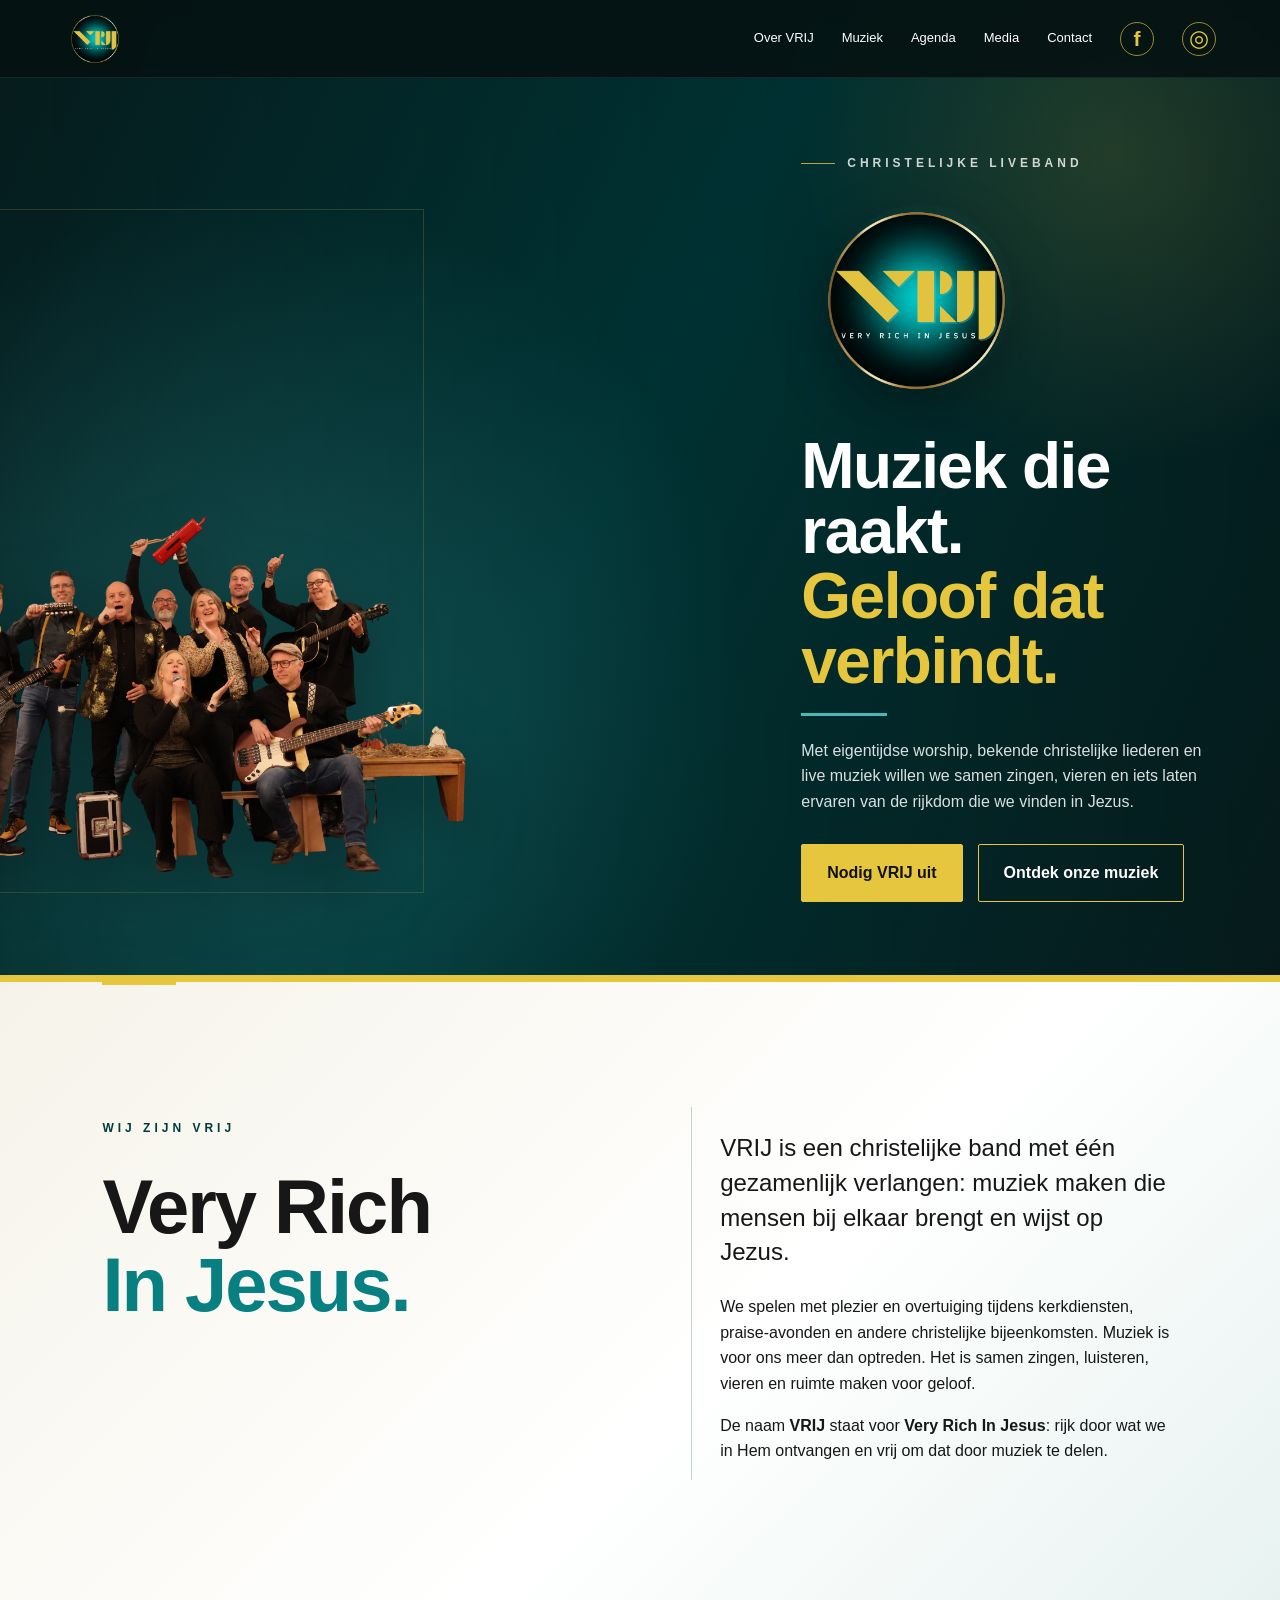
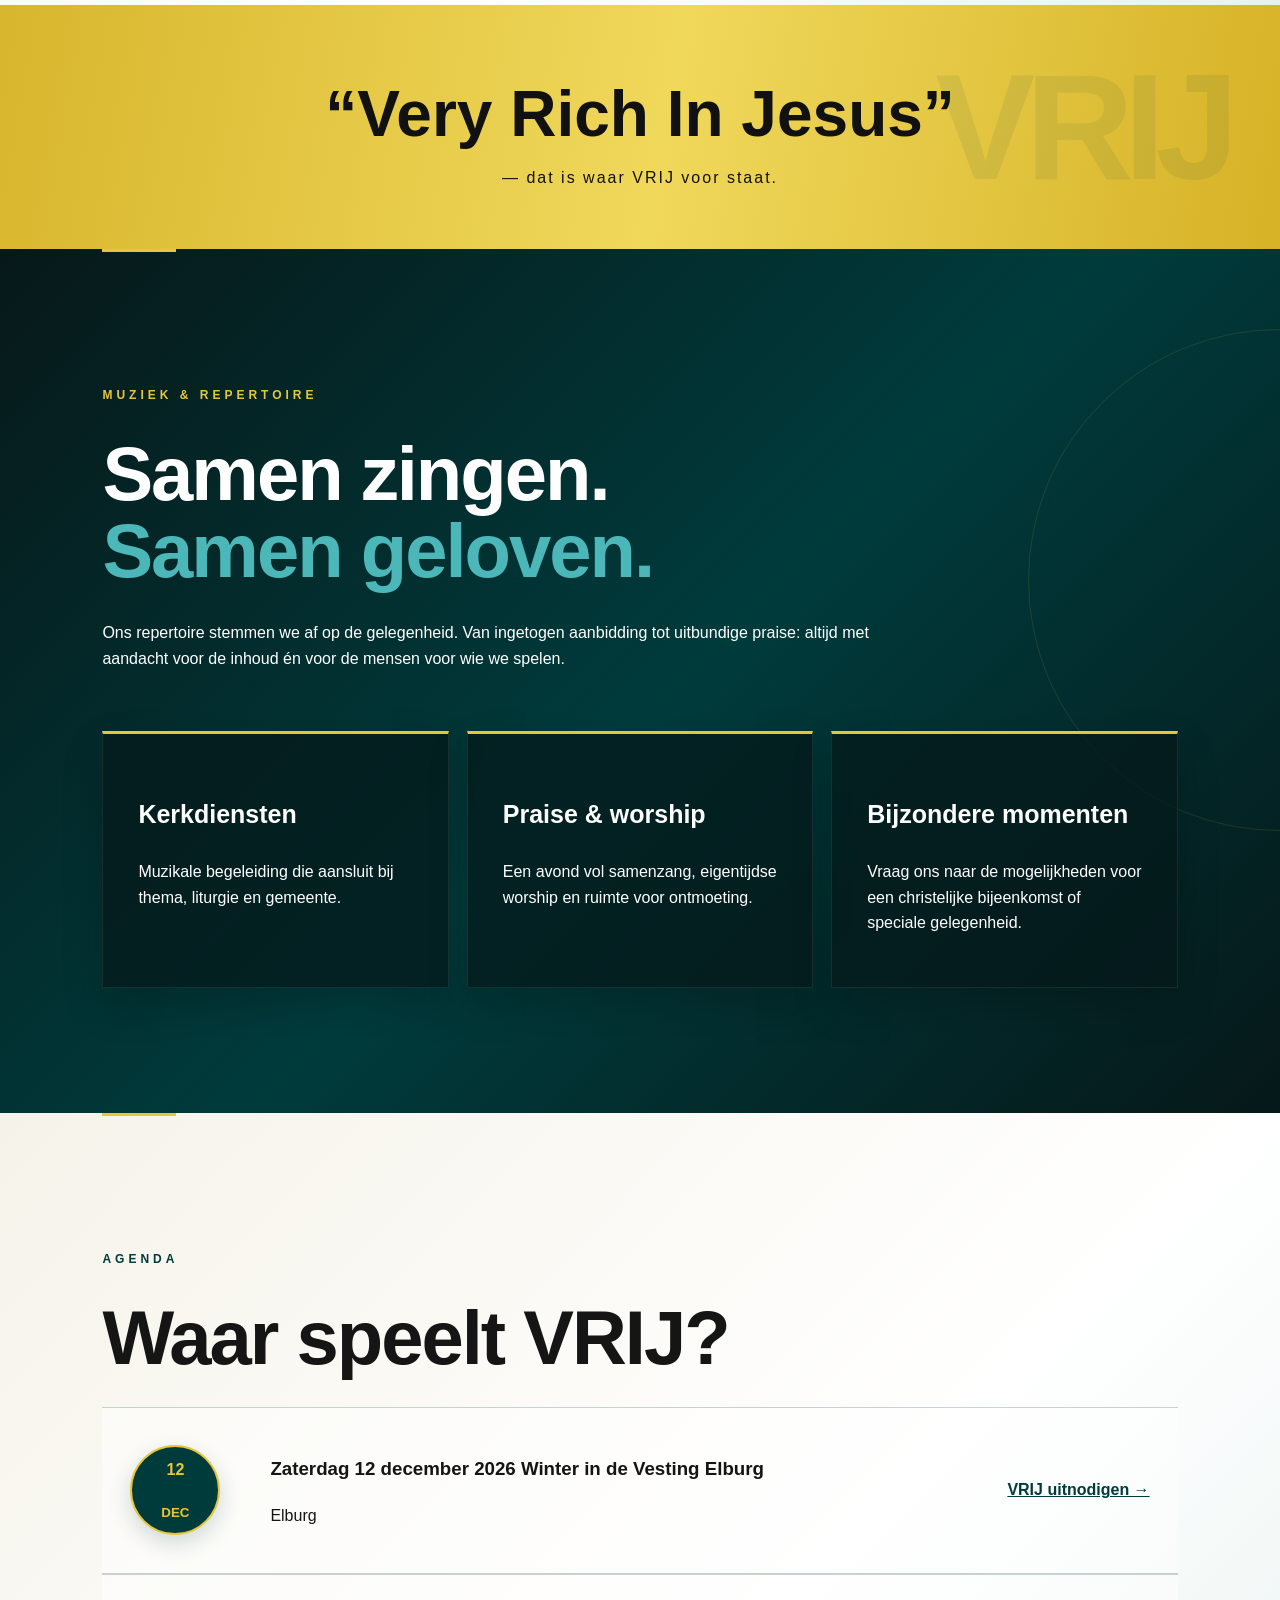
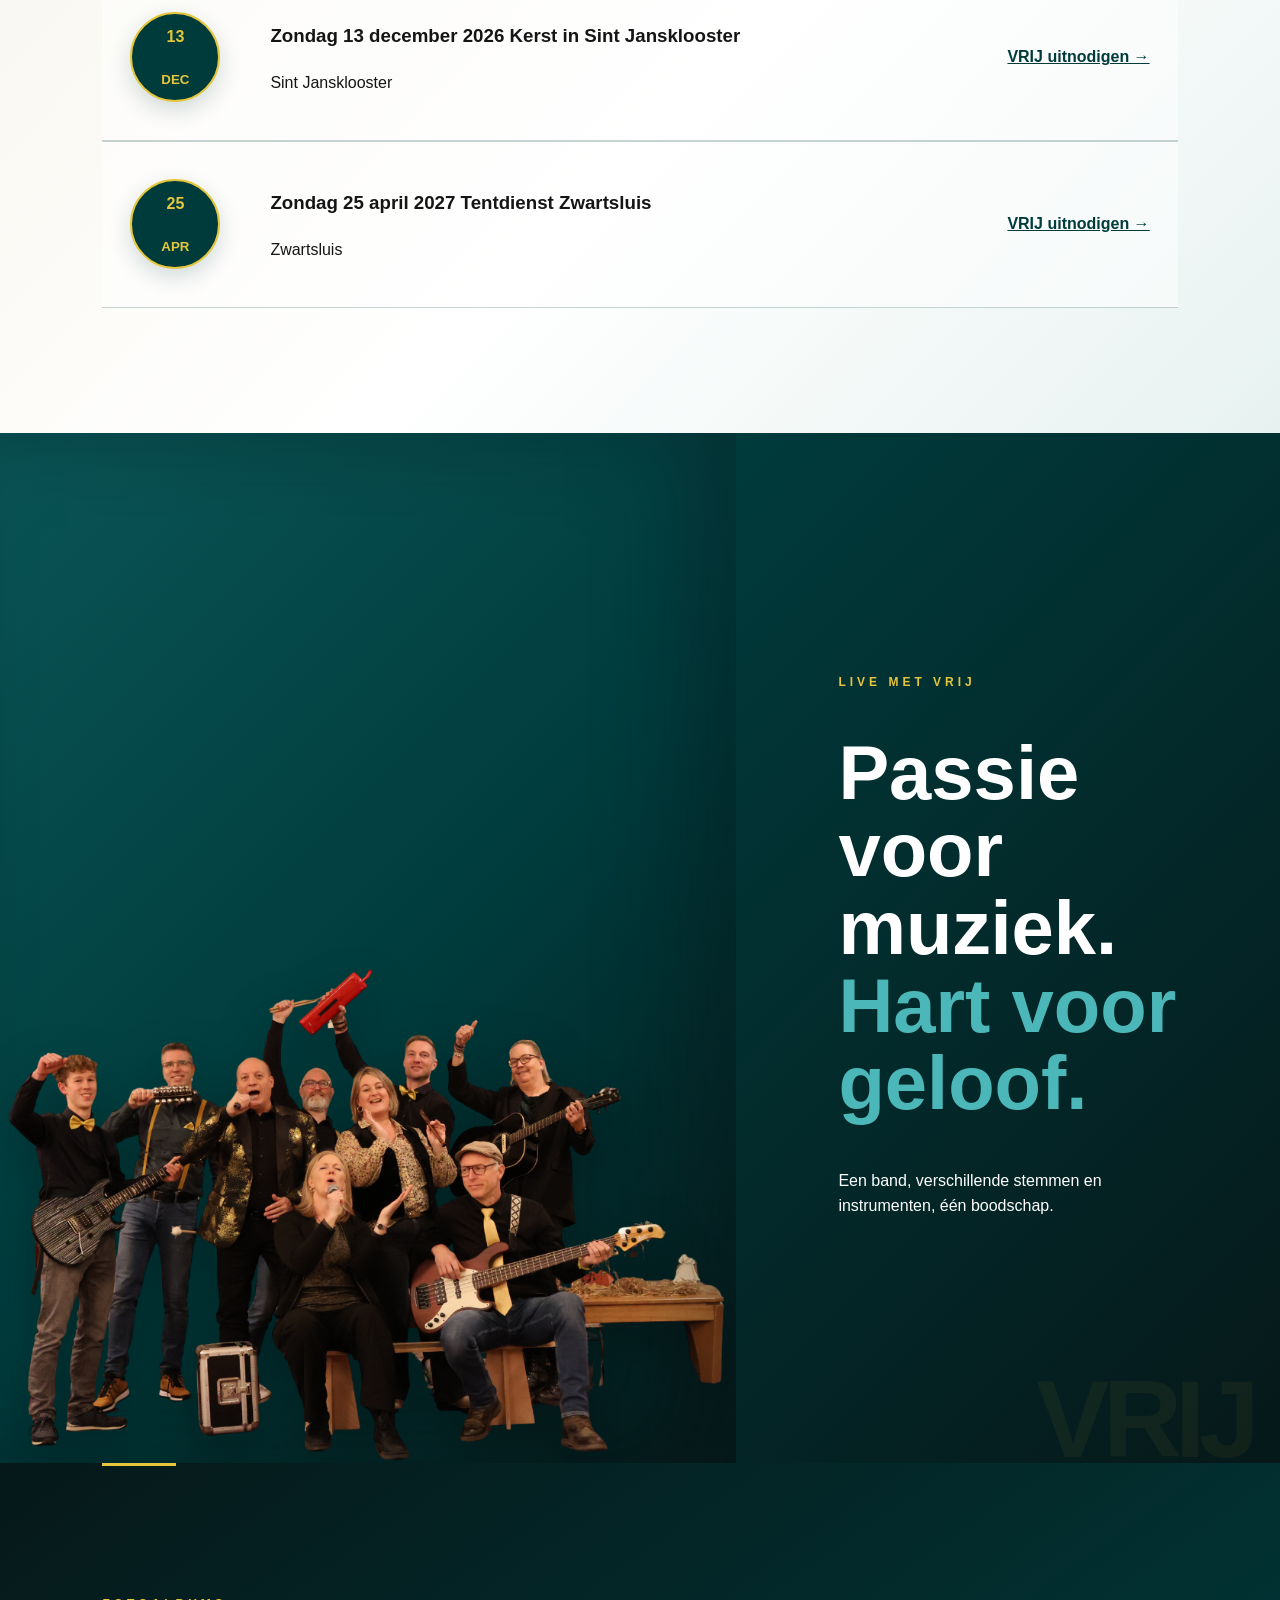
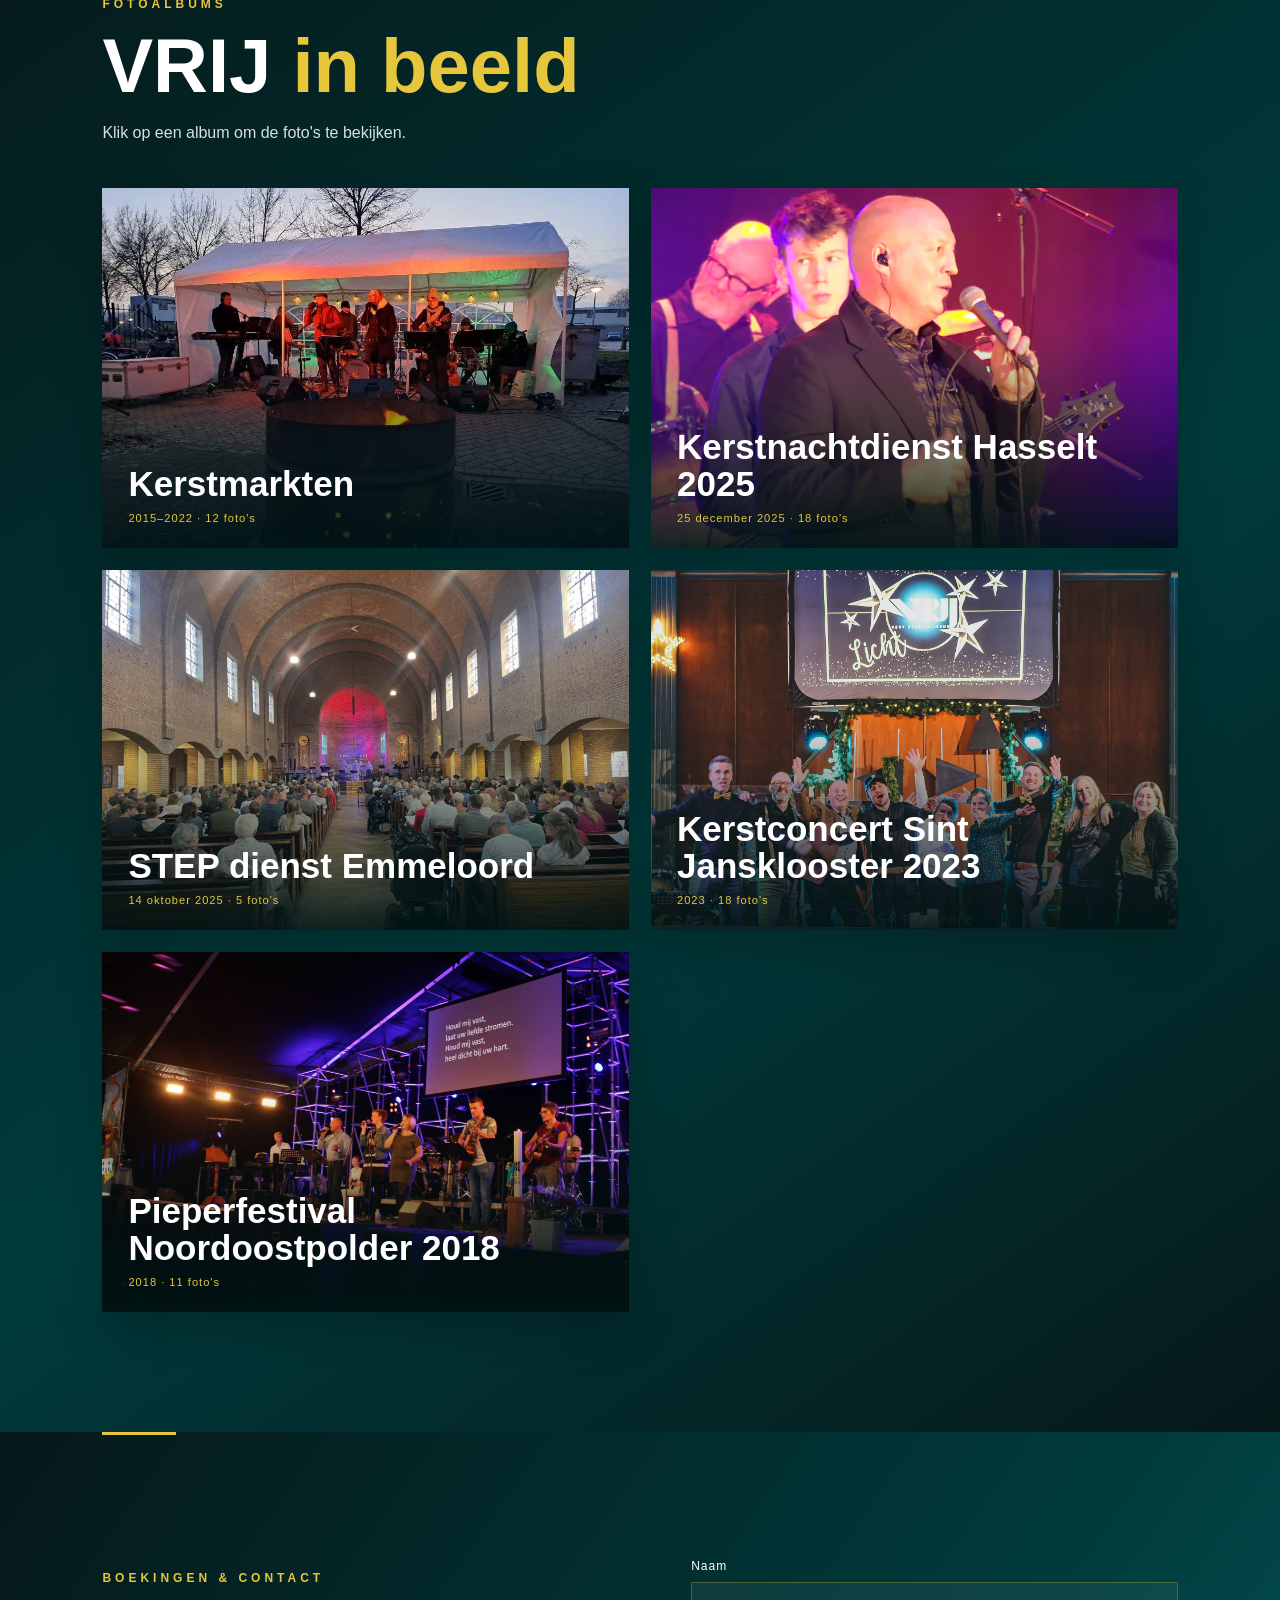
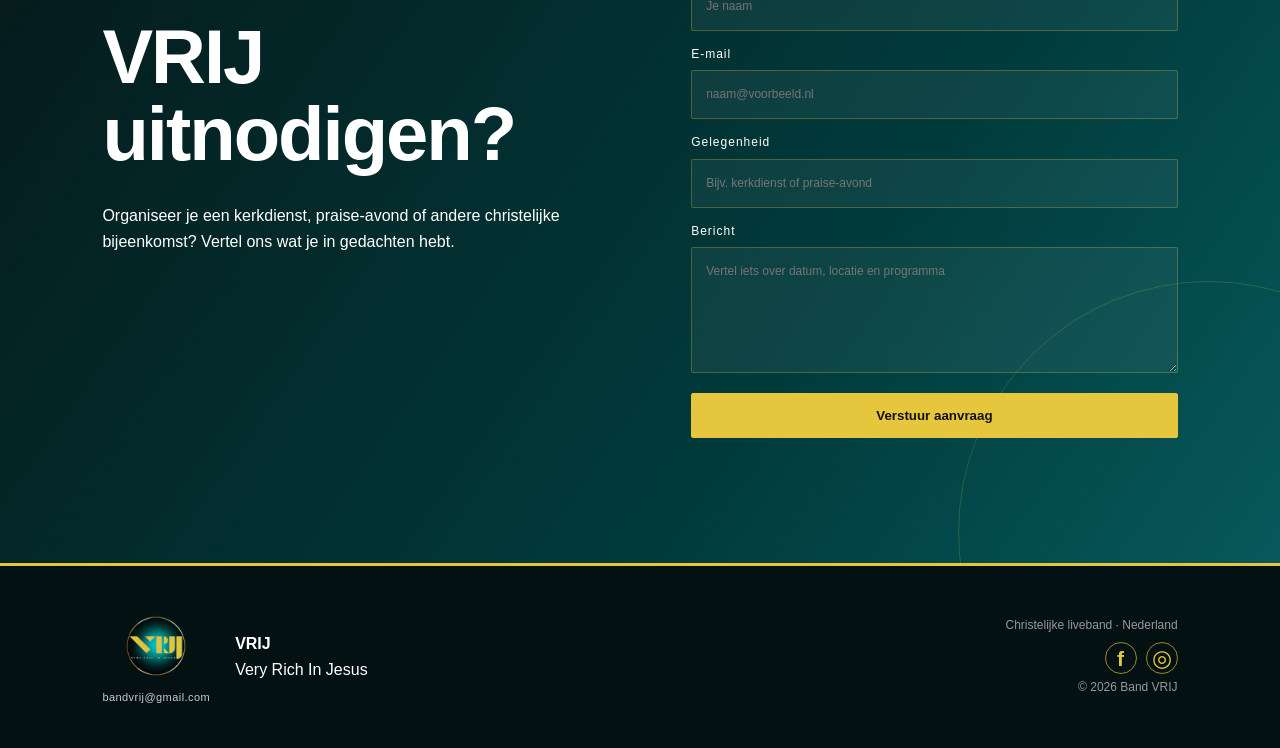
<file: index.html>
<!doctype html>
<html lang="nl">
<head>
  <meta charset="utf-8">
  <meta name="viewport" content="width=device-width,initial-scale=1">
  <meta name="description" content="Band VRIJ (Very Rich In Jesus) is een christelijke liveband uit Nederland voor kerkdiensten, praise-avonden, worship en christelijke bijeenkomsten.">
  <meta name="robots" content="index, follow">
  <meta name="google-site-verification" content="jrl-ufMMxPJpzSFKpchAR8aX9AlktI8oWvC5M_MaEdg" />
  <meta name="author" content="Band VRIJ">
  <meta name="theme-color" content="#003b3c">
  <link rel="canonical" href="https://www.bandvrij.nl/">
  <meta property="og:type" content="website">
  <meta property="og:locale" content="nl_NL">
  <meta property="og:title" content="Band VRIJ | Very Rich In Jesus">
  <meta property="og:description" content="Christelijke liveband voor kerkdiensten, praise-avonden, worship en bijzondere christelijke bijeenkomsten.">
  <meta property="og:url" content="https://www.bandvrij.nl/">
  <meta property="og:image" content="https://www.bandvrij.nl/VRIJ%20groepsfoto%20kerst%202025.jpg">
  <meta name="twitter:card" content="summary_large_image">
  <script type="application/ld+json">
  {"@context":"https://schema.org","@type":"MusicGroup","name":"Band VRIJ","alternateName":"Very Rich In Jesus","url":"https://www.bandvrij.nl/","description":"Christelijke liveband voor kerkdiensten, praise-avonden, worship en christelijke bijeenkomsten.","email":"bandvrij@gmail.com","sameAs":["https://www.facebook.com/profile.php?id=100034776986318","https://www.instagram.com/bandvrij/"]}
  </script>
  <title>Band VRIJ | Christelijke liveband – Very Rich In Jesus</title>
  <link rel="icon" type="image/png" href="/Logo%20band%20VRIJ%20cirkel%20300%20dpi%20transparant.png">
  <link rel="stylesheet" href="style.css">
</head>
<body>
<header>
  <a class="brand" href="#home" aria-label="VRIJ - home"><img class="brand-logo" src="Logo%20band%20VRIJ%20cirkel%20300%20dpi%20transparant.png" alt="VRIJ – Very Rich In Jesus"></a>
  <button class="menu" aria-label="Menu openen">☰</button>
  <nav><a href="#over">Over VRIJ</a><a href="#muziek">Muziek</a><a href="#agenda">Agenda</a><a href="#media">Media</a><a href="#contact">Contact</a><a class="social-link social-icon" href="https://www.facebook.com/profile.php?id=100034776986318" target="_blank" rel="noopener noreferrer" aria-label="VRIJ op Facebook" aria-label="VRIJ op Facebook" title="Facebook"><span aria-hidden="true">f</span></a><a class="social-link social-icon instagram-icon" href="https://www.instagram.com/bandvrij/" target="_blank" rel="noopener noreferrer" aria-label="VRIJ op Instagram" aria-label="VRIJ op Instagram" title="Instagram"><span aria-hidden="true">◎</span></a></nav>
</header>
<main>
<section class="hero" id="home">
  <div class="hero-glow" aria-hidden="true"></div>
  <div class="hero-photo-wrap"><img class="hero-photo" src="VRIJ%20groepsfoto%20kerst%202025%20transparant.png" alt="Groepsfoto van Band VRIJ"></div>
  <div class="hero-content"><p class="eyebrow">CHRISTELIJKE LIVEBAND</p><img class="hero-logo" src="Logo%20band%20VRIJ%20cirkel%20300%20dpi%20transparant.png" alt="VRIJ – Very Rich In Jesus">
  <h1>Muziek die raakt.<br><em>Geloof dat verbindt.</em></h1><div class="hero-line" aria-hidden="true"></div>
  <p>Met eigentijdse worship, bekende christelijke liederen en live muziek willen we samen zingen, vieren en iets laten ervaren van de rijkdom die we vinden in Jezus.</p>
  <div class="actions"><a class="btn gold" href="#contact">Nodig VRIJ uit</a><a class="btn outline" href="#muziek">Ontdek onze muziek</a></div></div>
</section>
<section class="intro band-section light-section" id="over"><div><p class="eyebrow dark">WIJ ZIJN VRIJ</p><h2>Very Rich<br><span>In Jesus.</span></h2></div><div class="copy"><p class="lead">VRIJ is een christelijke band met één gezamenlijk verlangen: muziek maken die mensen bij elkaar brengt en wijst op Jezus.</p><p>We spelen met plezier en overtuiging tijdens kerkdiensten, praise-avonden en andere christelijke bijeenkomsten. Muziek is voor ons meer dan optreden. Het is samen zingen, luisteren, vieren en ruimte maken voor geloof.</p><p>De naam <strong>VRIJ</strong> staat voor <strong>Very Rich In Jesus</strong>: rijk door wat we in Hem ontvangen en vrij om dat door muziek te delen.</p></div></section>
<section class="quote brand-stripe"><p>“Very Rich In Jesus”</p><span>— dat is waar VRIJ voor staat.</span></section>
<section class="music band-section dark-section" id="muziek"><div class="sectionhead"><p class="eyebrow">MUZIEK &amp; REPERTOIRE</p><h2>Samen zingen.<br><span>Samen geloven.</span></h2><p>Ons repertoire stemmen we af op de gelegenheid. Van ingetogen aanbidding tot uitbundige praise: altijd met aandacht voor de inhoud én voor de mensen voor wie we spelen.</p></div><div class="cards"><article><h3>Kerkdiensten</h3><p>Muzikale begeleiding die aansluit bij thema, liturgie en gemeente.</p></article><article><h3>Praise &amp; worship</h3><p>Een avond vol samenzang, eigentijdse worship en ruimte voor ontmoeting.</p></article><article><h3>Bijzondere momenten</h3><p>Vraag ons naar de mogelijkheden voor een christelijke bijeenkomst of speciale gelegenheid.</p></article></div></section>
<section class="agenda band-section light-section" id="agenda"><p class="eyebrow dark">AGENDA</p><h2>Waar speelt VRIJ?</h2><div class="empty"><div class="date"><span>12</span><small>DEC</small></div><div><h3>Zaterdag 12 december 2026 Winter in de Vesting Elburg</h3><p>Elburg</p></div><a href="#contact">VRIJ uitnodigen →</a></div><div class="empty"><div class="date"><span>13</span><small>DEC</small></div><div><h3>Zondag 13 december 2026 Kerst in Sint Jansklooster</h3><p>Sint Jansklooster</p></div><a href="#contact">VRIJ uitnodigen →</a></div><div class="empty"><div class="date"><span>25</span><small>APR</small></div><div><h3>Zondag 25 april 2027 Tentdienst Zwartsluis</h3><p>Zwartsluis</p></div><a href="#contact">VRIJ uitnodigen →</a></div></section>
<section class="media band-section dark-section" id="media"><div class="media-art photo"><img src="VRIJ%20groepsfoto%20kerst%202025%20transparant.png" alt="Band VRIJ"></div><div class="media-copy"><p class="eyebrow">LIVE MET VRIJ</p><h2>Passie voor muziek.<br><span>Hart voor geloof.</span></h2><p>Een band, verschillende stemmen en instrumenten, één boodschap.</p></div></section>
<section class="albums-overview band-section dark-section" id="fotoalbums">
<div class="albums-heading"><p class="eyebrow">FOTOALBUMS</p><h2>VRIJ <span>in beeld</span></h2><p>Klik op een album om de foto's te bekijken.</p></div>
<div class="album-covers">
<button class="album-cover" type="button" data-album="kerstmarkten" aria-label="Open fotoalbum Kerstmarkten">
<img src="Kerstmarkt%20Philadelphia%202022.jpg" alt="Kerstmarkten">
<span class="album-cover-overlay"><strong>Kerstmarkten</strong><small>2015–2022 · 12 foto's</small></span>
</button>

<button class="album-cover" type="button" data-album="hasselt" aria-label="Open fotoalbum Kerstnachtdienst Hasselt 2025">
<img src="Screenshot_20251225_171002_YouTube.jpg" alt="Kerstnachtdienst Hasselt 2025">
<span class="album-cover-overlay"><strong>Kerstnachtdienst Hasselt 2025</strong><small>25 december 2025 · 18 foto's</small></span>
</button>
<button class="album-cover" type="button" data-album="step" aria-label="Open fotoalbum STEP dienst Emmeloord">
<img src="Zaal%20vol.jpg" alt="STEP dienst Emmeloord">
<span class="album-cover-overlay"><strong>STEP dienst Emmeloord</strong><small>14 oktober 2025 · 5 foto's</small></span>
</button>
<button class="album-cover" type="button" data-album="sintjansklooster2023" aria-label="Open fotoalbum Kerstconcert Sint Jansklooster 2023">
<img src="480707230_1303789824123571_1839366873850665683_n.jpg" alt="Kerstconcert Sint Jansklooster 2023">
<span class="album-cover-overlay"><strong>Kerstconcert Sint Jansklooster 2023</strong><small>2023 · 18 foto's</small></span>
</button>
<button class="album-cover" type="button" data-album="pieper2018" aria-label="Open fotoalbum Pieperfestival Noordoostpolder 2018">
<img src="41789685_1992916711000531_5337178240366673920_n.jpg" alt="Band VRIJ tijdens Pieperfestival Noordoostpolder 2018">
<span class="album-cover-overlay"><strong>Pieperfestival Noordoostpolder 2018</strong><small>2018 · 11 foto's</small></span>
</button>
</div>
</section>

<div class="album-modal" id="album-modal" aria-hidden="true">
<div class="album-modal-backdrop" data-close-album></div>
<div class="album-modal-panel" role="dialog" aria-modal="true" aria-labelledby="album-modal-title">
<button class="album-close" type="button" data-close-album aria-label="Sluit fotoalbum">×</button>
<div class="album-modal-head"><p class="eyebrow">FOTOALBUM</p><h2 id="album-modal-title"></h2><p id="album-modal-date"></p></div>
<div class="album-modal-grid" id="album-modal-grid"></div>
</div>
</div>

<script>
const photoAlbums={
 kerstmarkten:{title:"Kerstmarkten",date:"2015–2022",photos:["Kerstmarkt%20Philadelphia%202022.jpg","Lichtjestocht%20Emmeloord%202022.jpg","Lichtjestocht%20Emmeloord%202021.jpg","Lichtjestocht%20Emmeloord%202021-2.jpg","Lichtjestocht%20Emmeloord%202021-3.jpg","Lichtjestocht%20Emmeloord%202021-4.jpg","Lichtjestocht%20Emmeloord%202021-5.jpg","Lichtjestocht%20Emmeloord%202021-6.jpg","Delden%202018.jpg","Lichtjestocht%20Emmeloord%202015.jpg","Lichtjestocht%20Emmeloord%202015-2.jpg","Lichtjestocht%20Emmeloord%202015-3.jpg"],captions:["Kerstmarkt Philadelphia – 2022","Lichtjestocht Emmeloord – 2022","Lichtjestocht Emmeloord – 2021","Lichtjestocht Emmeloord – 2021","Lichtjestocht Emmeloord – 2021","Lichtjestocht Emmeloord – 2021","Lichtjestocht Emmeloord – 2021","Lichtjestocht Emmeloord – 2021","Delden – 2018","Lichtjestocht Emmeloord – 2015","Lichtjestocht Emmeloord – 2015","Lichtjestocht Emmeloord – 2015"]},
 sintjansklooster2023:{title:"Kerstconcert Sint Jansklooster 2023",date:"2023",photos:["480690852_1303789540790266_490586976068008538_n.jpg","480697372_1303789817456905_2198297915608268955_n.jpg","480703815_1303789364123617_104982230084340216_n.jpg","480704503_1303787514123802_5935215660028987327_n.jpg","480707230_1303789824123571_1839366873850665683_n.jpg","480707642_1303789814123572_2587837030467009719_n.jpg","480840191_1303789650790255_8559353909580124903_n.jpg","480995747_1303789340790286_5218622544073508578_n.jpg","481003468_1303789594123594_2883366702379584379_n.jpg","481072532_1303789684123585_1689096185054898880_n.jpg","481074122_1303789414123612_4638501030044731573_n.jpg","481210782_1303789514123602_5581521501003239395_n.jpg","481258623_1303789600790260_9047672640675514260_n.jpg","481259940_1303789344123619_4537443142836106398_n.jpg","481346793_1303789580790262_5850838500934147191_n.jpg","481355210_1303787470790473_2628132156301678060_n.jpg","481356299_1303787677457119_6387693175013441023_n.jpg","481701156_1303789424123611_7876469461352225791_n.jpg"]},
 pieper2018:{title:"Pieperfestival Noordoostpolder 2018",date:"2018",photos:["41789685_1992916711000531_5337178240366673920_n.jpg","41957983_1992916851000517_1722961697414578176_n.jpg","41968647_1992916821000520_3788286916009394176_n.jpg","41971917_1992916611000541_4717758074117423104_n.jpg","41991144_1992916751000527_5947251853405192192_n.jpg","41992188_1992916737667195_247796226882273280_n.jpg","42087331_1992916787667190_3569620149466038272_n.jpg","42099750_1992916744333861_9150576984047222784_n.jpg","42102930_1992916621000540_4451592104606433280_n.jpg","42117756_1992916834333852_6858721553740201984_n.jpg","42130598_1992916764333859_3053166141896654848_n.jpg"]},
 step:{title:"STEP dienst Emmeloord",date:"14 oktober 2025",photos:["Foto%20vanachter%20drumstel.jpg","Oefenen%20podium.jpg","Podium.jpg","Zaal%20vol.jpg","Zaal%20vol2.jpg"]},
 hasselt:{title:"Kerstnachtdienst Hasselt 2025",date:"25 december 2025",photos:["Screenshot_20251225_162623_YouTube.jpg","Screenshot_20251225_162744_YouTube.jpg","Screenshot_20251225_162811_YouTube.jpg","Screenshot_20251225_162939_YouTube.jpg","Screenshot_20251225_163012_YouTube.jpg","Screenshot_20251225_163324_YouTube.jpg","Screenshot_20251225_163431_YouTube.jpg","Screenshot_20251225_163636_YouTube.jpg","Screenshot_20251225_163734_YouTube.jpg","Screenshot_20251225_163743_YouTube.jpg","Screenshot_20251225_163806_YouTube.jpg","Screenshot_20251225_170602_YouTube.jpg","Screenshot_20251225_170621_YouTube.jpg","Screenshot_20251225_170639_YouTube.jpg","Screenshot_20251225_170648_YouTube.jpg","Screenshot_20251225_170706_YouTube.jpg","Screenshot_20251225_170933_YouTube.jpg","Screenshot_20251225_171002_YouTube.jpg"]}
};
const modal=document.getElementById("album-modal"),grid=document.getElementById("album-modal-grid"),title=document.getElementById("album-modal-title"),date=document.getElementById("album-modal-date");
document.querySelectorAll("[data-album]").forEach(btn=>btn.addEventListener("click",()=>{const a=photoAlbums[btn.dataset.album];title.textContent=a.title;date.textContent=a.date;grid.innerHTML=a.photos.map((src,i)=>'<div class="album-photo-item"><a href="'+src+'" target="_blank"><img src="'+src+'" alt="'+(a.captions?a.captions[i]:a.title+' – foto '+(i+1))+'" loading="lazy"></a>'+(a.captions?'<p class="album-photo-caption">'+a.captions[i]+'</p>':'')+'</div>').join("");modal.classList.add("open");modal.setAttribute("aria-hidden","false");document.body.classList.add("album-open");}));
function closeAlbum(){modal.classList.remove("open");modal.setAttribute("aria-hidden","true");document.body.classList.remove("album-open");}
document.querySelectorAll("[data-close-album]").forEach(x=>x.addEventListener("click",closeAlbum));
document.addEventListener("keydown",e=>{if(e.key==="Escape")closeAlbum();});
</script>
<section class="contact band-section contact-section" id="contact"><div><p class="eyebrow">BOEKINGEN &amp; CONTACT</p><h2>VRIJ uitnodigen?</h2><p>Organiseer je een kerkdienst, praise-avond of andere christelijke bijeenkomst? Vertel ons wat je in gedachten hebt.</p></div><form action="https://formsubmit.co/bandvrij@gmail.com" method="POST"><input type="hidden" name="_subject" value="Nieuwe aanvraag via website Band VRIJ"><input type="hidden" name="_captcha" value="false"><input type="text" name="_honey" style="display:none"><label>Naam<input name="naam" required placeholder="Je naam"></label><label>E-mail<input name="email" type="email" required placeholder="naam@voorbeeld.nl"></label><label>Gelegenheid<input name="gelegenheid" placeholder="Bijv. kerkdienst of praise-avond"></label><label>Bericht<textarea name="bericht" rows="5" required placeholder="Vertel iets over datum, locatie en programma"></textarea></label><button class="btn gold" type="submit">Verstuur aanvraag</button></form></section>
</main>
<footer><div class="footer-logo-block"><img class="footer-logo" src="Logo%20band%20VRIJ%20cirkel%20300%20dpi%20transparant.png" alt="VRIJ – Very Rich In Jesus"><a class="footer-email" href="mailto:bandvrij@gmail.com">bandvrij@gmail.com</a></div><p><strong>VRIJ</strong><br>Very Rich In Jesus</p><p class="footnote">Christelijke liveband · Nederland<br><span class="footer-socials"><a class="social-icon" href="https://www.facebook.com/profile.php?id=100034776986318" target="_blank" rel="noopener noreferrer" aria-label="VRIJ op Facebook" title="Facebook"><span aria-hidden="true">f</span></a><a class="social-icon instagram-icon" href="https://www.instagram.com/bandvrij/" target="_blank" rel="noopener noreferrer" aria-label="VRIJ op Instagram" title="Instagram"><span aria-hidden="true">◎</span></a></span><br>© 2026 Band VRIJ</p></footer>
<script>const b=document.querySelector('.menu'),n=document.querySelector('nav');b.onclick=()=>n.classList.toggle('open');document.querySelectorAll('nav a').forEach(a=>a.onclick=()=>n.classList.remove('open'));</script>
</body></html>
</file>
<file: style.css>
:root{--gold:#e5c63c;--cream:#f4f3eb;--black:#0c0d0d;--teal:#4cb7b9;--deep:#003b3c}*{box-sizing:border-box}html{scroll-behavior:smooth}body{margin:0;font-family:Arial,Helvetica,sans-serif;background:var(--black);color:white;line-height:1.6}header{position:fixed;z-index:20;top:0;left:0;right:0;height:78px;display:flex;align-items:center;justify-content:space-between;padding:0 5vw;background:rgba(5,18,18,.88);backdrop-filter:blur(10px);border-bottom:1px solid rgba(255,255,255,.08)}.brand{display:flex;align-items:center;gap:14px;color:white;text-decoration:none;font-size:11px;letter-spacing:2px}.mark{color:var(--gold);font-weight:900;font-size:28px;letter-spacing:-2px}nav{display:flex;gap:28px}nav a{color:white;text-decoration:none;font-size:13px}nav a:hover{color:var(--gold)}.menu{display:none;background:none;border:0;color:white;font-size:26px}.hero{min-height:100vh;display:grid;grid-template-columns:minmax(0,1.05fr) minmax(0,.95fr);align-items:center;gap:3vw;padding:120px 6vw 70px;text-align:left;background:radial-gradient(circle at 30% 30%,#0b7778 0,#064c4e 30%,#061d1e 70%,#080b0b 100%)}.hero-photo-wrap{align-self:end;display:flex;align-items:flex-end;justify-content:center}.hero-photo{width:100%;max-width:820px;display:block;mix-blend-mode:screen;filter:contrast(1.03) saturate(.95);border-radius:4px}.hero-content{max-width:720px}.hero .actions{justify-content:flex-start}.hero>div>p:not(.eyebrow):not(.sublogo){margin-left:0}.logo-word{font-size:clamp(68px,10vw,145px)}.eyebrow{font-size:12px;letter-spacing:4px;color:var(--gold);font-weight:700}.eyebrow.dark{color:var(--deep)}.logo-word{font-size:clamp(72px,14vw,170px);font-weight:900;line-height:.8;color:var(--gold);letter-spacing:-8px}.sublogo{letter-spacing:7px;font-size:12px}.hero h1,.sectionhead h2,.media h2,.contact h2,.intro h2,.agenda h2{font-size:clamp(38px,6vw,76px);line-height:1.02;margin:30px 0}.hero h1 em,h2 span{font-style:normal;color:var(--teal)}.hero>div>p:not(.eyebrow):not(.sublogo){max-width:700px;margin:0 auto 30px;color:#d8e1df}.actions{display:flex;gap:15px;justify-content:center;flex-wrap:wrap}.btn{display:inline-block;padding:14px 24px;border-radius:2px;text-decoration:none;font-weight:700;border:1px solid var(--gold);cursor:pointer}.gold{background:var(--gold);color:#111}.outline{color:white}.intro,.contact{padding:110px 8vw;display:grid;grid-template-columns:1fr 1fr;gap:8vw}.intro{background:var(--cream);color:#171717}.intro .lead{font-size:24px;line-height:1.45}.copy{max-width:650px}.quote{padding:70px 8vw;text-align:center;background:var(--gold);color:#111}.quote p{font-size:clamp(34px,5vw,68px);font-weight:900;margin:0}.quote span{letter-spacing:2px}.music{padding:110px 8vw;background:#071d1e}.sectionhead{max-width:800px}.cards{display:grid;grid-template-columns:repeat(3,1fr);gap:18px;margin-top:60px}.cards article{padding:35px;background:#0d2c2d;border-top:3px solid var(--gold);min-height:240px}.cards b{color:var(--gold)}.cards h3{font-size:25px}.agenda{padding:110px 8vw;background:var(--cream);color:#151515}.empty{display:grid;grid-template-columns:110px 1fr auto;gap:30px;align-items:center;border-top:1px solid #bbb;border-bottom:1px solid #bbb;padding:30px 0}.date{width:90px;height:90px;border-radius:50%;background:var(--deep);color:var(--gold);display:grid;place-items:center;font-weight:900}.empty a{color:var(--deep);font-weight:700}.media{display:grid;grid-template-columns:1fr 1fr;min-height:650px}.media-art{display:grid;place-items:center;background:linear-gradient(135deg,#2a999a,#002f30);overflow:hidden}.media-art span{font-size:clamp(100px,16vw,240px);font-weight:900;color:rgba(229,198,60,.9);transform:rotate(-8deg)}.media-art.photo{background:#f4f3eb}.media-art.photo img{width:100%;height:100%;object-fit:cover;object-position:center}.media-copy{padding:100px 8vw;background:#0a0d0d;display:flex;flex-direction:column;justify-content:center}.contact{background:var(--deep)}form{display:grid;gap:14px}label{font-size:12px;letter-spacing:1px}input,textarea{width:100%;margin-top:6px;padding:14px;background:rgba(255,255,255,.08);border:1px solid rgba(255,255,255,.25);color:white;font:inherit}footer{padding:45px 8vw;display:flex;align-items:center;gap:25px;background:#050606;border-top:1px solid #222}.footnote{margin-left:auto;text-align:right;color:#999;font-size:12px}@media(max-width:800px){.hero{grid-template-columns:1fr;padding:100px 7vw 70px;text-align:center}.hero-photo-wrap{order:2}.hero-content{order:1}.hero .actions{justify-content:center}.hero>div>p:not(.eyebrow):not(.sublogo){margin-left:auto}.hero-photo{max-width:620px}header{height:68px}.brand span:last-child{display:none}.menu{display:block}nav{display:none;position:absolute;top:68px;left:0;right:0;flex-direction:column;background:#071d1e;padding:25px 8vw}nav.open{display:flex}.intro,.contact,.media{grid-template-columns:1fr}.intro,.contact,.music,.agenda{padding:80px 7vw}.cards{grid-template-columns:1fr}.empty{grid-template-columns:80px 1fr}.empty>a{grid-column:2}.media-art{min-height:360px}.media-copy{padding:80px 7vw}footer{align-items:flex-start;flex-wrap:wrap}.footnote{width:100%;margin:0;text-align:left}.logo-word{letter-spacing:-4px}}.brand-logo{display:block;width:62px;height:62px;object-fit:contain}.hero-logo{display:block;width:clamp(180px,22vw,310px);height:auto;margin:12px 0 22px;filter:drop-shadow(0 10px 24px rgba(0,0,0,.24))}.footer-logo{width:76px;height:76px;object-fit:contain}@media(max-width:800px){.brand-logo{width:54px;height:54px}.hero-logo{margin:12px auto 22px;width:210px}.footer-logo{width:68px;height:68px}}
/* Hero refinement: band-cover uitstraling */
.hero{position:relative;isolation:isolate;overflow:hidden;min-height:94vh;background:linear-gradient(115deg,#061b1c 0%,#003b3c 48%,#082425 100%);grid-template-columns:minmax(0,1.12fr) minmax(390px,.88fr);gap:4vw;padding:118px 6vw 56px}
.hero:before{content:"";position:absolute;inset:0;z-index:-2;background:linear-gradient(90deg,rgba(0,0,0,.04),rgba(0,0,0,.28)),radial-gradient(circle at 20% 70%,rgba(76,183,185,.28),transparent 40%)}
.hero:after{content:"";position:absolute;left:0;right:0;bottom:0;height:7px;background:var(--gold)}
.hero-glow{position:absolute;z-index:-1;width:650px;height:650px;border-radius:50%;right:-160px;top:-170px;background:radial-gradient(circle,rgba(229,198,60,.14),rgba(229,198,60,0) 68%);pointer-events:none}
.hero-photo-wrap{position:relative;align-self:end;min-height:610px;display:flex;align-items:flex-end}
.hero-photo-wrap:before{content:"";position:absolute;inset:8% 2% 2%;border:1px solid rgba(229,198,60,.38);transform:translate(-18px,-18px);z-index:-1}
.hero-photo{width:100%;max-width:900px;max-height:650px;object-fit:cover;object-position:center;mix-blend-mode:normal;filter:none;border-radius:0;box-shadow:0 28px 60px rgba(0,0,0,.34)}
.hero-content{position:relative;z-index:2;padding:24px 0;max-width:650px}
.hero-logo{width:clamp(190px,18vw,280px);margin:10px 0 18px;filter:drop-shadow(0 14px 26px rgba(0,0,0,.35))}
.hero h1{font-size:clamp(44px,5vw,72px);margin:18px 0 18px;letter-spacing:-1.5px}
.hero h1 em{color:var(--gold)}
.hero-line{width:86px;height:3px;background:var(--teal);margin:0 0 22px}
.hero .eyebrow{color:#fff;opacity:.8}
.hero .eyebrow:before{content:"";display:inline-block;width:34px;height:1px;background:var(--gold);vertical-align:middle;margin-right:12px}
.hero .actions{margin-top:28px}
.hero .btn{padding:15px 25px}
@media(max-width:1000px){.hero{grid-template-columns:1fr 1fr;gap:3vw}.hero-photo-wrap{min-height:500px}.hero-photo{max-height:540px}}
@media(max-width:800px){.hero{min-height:auto;grid-template-columns:1fr;padding:100px 7vw 55px;text-align:center}.hero-content{padding:0;max-width:100%}.hero-logo{margin:10px auto 18px;width:205px}.hero-line{margin:0 auto 22px}.hero-photo-wrap{order:2;min-height:0;margin-top:34px}.hero-photo-wrap:before{inset:5% 2% 0;transform:translate(-10px,-10px)}.hero-photo{max-height:none;width:100%}.hero-glow{right:-330px}.hero .eyebrow:before{display:none}}

/* Doorlopende VRIJ-huisstijl */
body{background:#06191a}
main{overflow:hidden}
.band-section{position:relative}
.band-section:before{content:"";position:absolute;left:8vw;top:0;width:74px;height:3px;background:var(--gold)}
.light-section{background:linear-gradient(135deg,#f5f3e9 0%,#fff 58%,#e7f2f0 100%)}
.dark-section{background:linear-gradient(135deg,#071819 0%,#003b3c 52%,#061819 100%)}
.intro{padding-top:125px;padding-bottom:125px}
.intro h2,.agenda h2{letter-spacing:-2px}
.intro h2 span,.agenda h2 span{color:#087f80}
.copy{position:relative;padding-left:28px;border-left:1px solid rgba(0,59,60,.22)}
.brand-stripe{position:relative;overflow:hidden;background:linear-gradient(100deg,#d8b62d 0%,#f0d85b 52%,#d6b226 100%);padding:58px 8vw}
.brand-stripe:after{content:"VRIJ";position:absolute;right:4vw;top:50%;transform:translateY(-50%);font-size:150px;font-weight:900;letter-spacing:-10px;color:rgba(0,59,60,.08)}
.music{padding-top:125px;padding-bottom:125px}
.music:after{content:"";position:absolute;width:500px;height:500px;border:1px solid rgba(229,198,60,.12);border-radius:50%;right:-250px;top:80px}
.sectionhead h2{letter-spacing:-2px}
.cards{position:relative;z-index:1}
.cards article{background:rgba(5,24,25,.72);border:1px solid rgba(255,255,255,.08);border-top:3px solid var(--gold);box-shadow:0 18px 38px rgba(0,0,0,.18);transition:transform .25s ease,border-color .25s ease}
.cards article:hover{transform:translateY(-5px);border-color:rgba(229,198,60,.55)}
.cards b{font-size:13px;letter-spacing:2px}
.agenda{padding-top:125px;padding-bottom:125px}
.empty{background:rgba(255,255,255,.52);padding:28px;border-color:rgba(0,59,60,.22)}
.date{box-shadow:0 8px 22px rgba(0,59,60,.18);border:2px solid var(--gold)}
.media{min-height:660px;background:#061819}
.media-art.photo{position:relative;background:#f5f3e9}
.media-art.photo:after{content:"";position:absolute;inset:0;box-shadow:inset -40px 0 70px rgba(6,24,25,.25);pointer-events:none}
.media-copy{background:linear-gradient(135deg,#003b3c 0%,#061819 100%);position:relative}
.media-copy:after{content:"VRIJ";position:absolute;right:5%;bottom:0;font-size:110px;font-weight:900;line-height:.8;color:rgba(229,198,60,.055);letter-spacing:-7px}
.contact-section{background:linear-gradient(125deg,#061819 0%,#003b3c 65%,#07595b 100%);padding-top:125px;padding-bottom:125px}
.contact-section:after{content:"";position:absolute;right:-180px;bottom:-220px;width:500px;height:500px;border-radius:50%;border:1px solid rgba(229,198,60,.18)}
.contact h2{letter-spacing:-2px}
input,textarea{border:1px solid rgba(229,198,60,.28);background:rgba(255,255,255,.055);border-radius:2px}
input:focus,textarea:focus{outline:1px solid var(--gold);border-color:var(--gold)}
footer{background:#041112;border-top:3px solid var(--gold);padding-top:38px;padding-bottom:38px}
.btn{transition:transform .2s ease,background .2s ease}
.btn:hover{transform:translateY(-2px)}
.outline:hover{background:rgba(255,255,255,.08)}
@media(max-width:800px){.band-section:before{left:7vw}.intro,.music,.agenda,.contact-section{padding-top:88px;padding-bottom:88px}.copy{padding-left:0;border-left:0}.brand-stripe:after{font-size:90px;right:-15px}.empty{padding:22px}.media-copy:after{font-size:78px}.contact-section:after{display:none}}

/* Transparante groepsfoto: natuurlijk laten overvloeien in de VRIJ-achtergrond */
.hero-photo-wrap{background:transparent}
.hero-photo{object-fit:contain;object-position:center bottom;box-shadow:none;background:transparent;filter:drop-shadow(0 24px 30px rgba(0,0,0,.32))}
.hero-photo-wrap:before{opacity:.45}
.media-art.photo{background:linear-gradient(135deg,#0a5557 0%,#003b3c 55%,#061819 100%)}
.media-art.photo img{object-fit:contain;object-position:center bottom;background:transparent;filter:drop-shadow(0 20px 24px rgba(0,0,0,.3))}
.media-art.photo:after{box-shadow:inset -55px 0 85px rgba(6,24,25,.34)}
@media(max-width:800px){.hero-photo{filter:drop-shadow(0 16px 20px rgba(0,0,0,.3))}.media-art.photo img{object-fit:contain}}

/* Grotere transparante groepsfoto */
.hero{grid-template-columns:minmax(0,1.28fr) minmax(360px,.72fr);padding-left:3vw;padding-right:5vw;gap:2vw}
.hero-photo-wrap{min-height:680px;margin-left:-2vw;overflow:visible}
.hero-photo{width:112%;max-width:1050px;max-height:760px;object-fit:contain;object-position:center bottom}
.media{grid-template-columns:1.15fr .85fr}
.media-art.photo img{width:112%;height:112%;max-width:none;object-fit:contain;object-position:center bottom}
@media(max-width:1000px){.hero{grid-template-columns:minmax(0,1.15fr) minmax(340px,.85fr)}.hero-photo-wrap{min-height:580px}.hero-photo{width:108%;max-height:650px}}
@media(max-width:800px){.hero{grid-template-columns:1fr;padding-left:4vw;padding-right:4vw}.hero-photo-wrap{min-height:0;margin-left:-4vw;margin-right:-4vw}.hero-photo{width:108%;max-width:none;margin-left:-4%}.media{grid-template-columns:1fr}.media-art.photo img{width:108%;height:auto}}

.social-link{color:var(--gold);font-weight:700}.footer-social{color:var(--gold);text-decoration:none;display:inline-block;margin:4px 0}.footer-social:hover,.social-link:hover{text-decoration:underline}

.instagram-link{color:var(--gold)}

/* Rustige socialmedia-iconen */
nav{align-items:center}.social-icon{width:34px;height:34px;border:1px solid rgba(229,198,60,.65);border-radius:50%;display:inline-flex!important;align-items:center;justify-content:center;padding:0!important;color:var(--gold)!important;text-decoration:none!important;font-family:Arial,Helvetica,sans-serif;font-size:21px;font-weight:800;line-height:1;transition:background .2s ease,color .2s ease,transform .2s ease}.social-icon:hover{background:var(--gold);color:#062223!important;transform:translateY(-2px);text-decoration:none!important}.instagram-icon{font-size:23px;font-weight:500}.footer-socials{display:inline-flex;gap:9px;margin:7px 0 4px}.footer-socials .social-icon{width:32px;height:32px}.footer-socials+.footer-social{display:none}@media(max-width:800px){nav .social-icon{width:38px;height:38px}.footer-socials{margin-top:9px}}

/* Fotoalbum STEP dienst Emmeloord */
.album{padding:120px 8vw;background:linear-gradient(145deg,#061819 0%,#003b3c 58%,#071819 100%)}
.album-head{display:grid;grid-template-columns:1.15fr .85fr;gap:8vw;align-items:end;margin-bottom:48px}
.album-head h2{font-size:clamp(40px,6vw,76px);line-height:1.02;letter-spacing:-2px;margin:20px 0 8px}
.album-head h2 span{color:var(--gold)}
.album-date{margin:0;color:var(--teal);font-weight:700;letter-spacing:2px;text-transform:uppercase}
.album-head>p{max-width:480px;color:#d8e1df}
.photo-grid{display:grid;grid-template-columns:repeat(12,1fr);grid-auto-rows:220px;gap:14px}
.album-photo{grid-column:span 4;display:block;overflow:hidden;position:relative;background:#071819;border:1px solid rgba(229,198,60,.18)}
.album-photo.wide{grid-column:span 8}
.album-photo.tall{grid-row:span 2}
.album-photo img{width:100%;height:100%;object-fit:cover;display:block;transition:transform .45s ease,filter .45s ease}
.album-photo:after{content:"Bekijk foto";position:absolute;right:14px;bottom:12px;padding:7px 10px;background:rgba(0,59,60,.84);color:var(--gold);font-size:11px;letter-spacing:1px;opacity:0;transform:translateY(5px);transition:.25s}
.album-photo:hover img{transform:scale(1.035);filter:brightness(.88)}
.album-photo:hover:after{opacity:1;transform:none}
@media(max-width:800px){.album{padding:88px 7vw}.album-head{grid-template-columns:1fr;gap:10px;margin-bottom:32px}.photo-grid{grid-template-columns:1fr 1fr;grid-auto-rows:180px}.album-photo,.album-photo.wide{grid-column:span 1}.album-photo:first-child{grid-column:span 2}.album-photo.tall{grid-row:span 2}.album-photo:after{display:none}}
@media(max-width:520px){.photo-grid{grid-template-columns:1fr;grid-auto-rows:auto}.album-photo,.album-photo.wide,.album-photo:first-child{grid-column:1}.album-photo.tall{grid-row:auto}.album-photo img{height:auto;aspect-ratio:4/3}.album-photo.tall img{aspect-ratio:3/4}}

/* Mobiele hero: logo én groepsfoto direct in beeld */
@media(max-width:800px){
  .hero{min-height:100svh;height:auto;padding:78px 5vw 22px;display:grid;grid-template-columns:1fr;grid-template-rows:auto 1fr;gap:4px;align-items:start}
  .hero-content{order:1;padding:0;display:flex;flex-direction:column;align-items:center}
  .hero .eyebrow{font-size:10px;letter-spacing:2.5px;margin:2px 0 4px}
  .hero-logo{width:132px;margin:0 auto 3px}
  .hero h1{font-size:clamp(27px,8vw,38px);line-height:1;margin:4px 0 7px}
  .hero-line{width:55px;margin:0 auto 7px}
  .hero>div>p:not(.eyebrow):not(.sublogo){font-size:13px;line-height:1.35;margin:0 auto 8px;max-width:94%}
  .hero .actions{margin-top:5px;gap:7px}
  .hero .btn{padding:9px 13px;font-size:12px}
  .hero-photo-wrap{order:2;align-self:end;min-height:0;margin:0 -5vw -22px;display:flex;justify-content:center;align-items:flex-end}
  .hero-photo-wrap:before{display:none}
  .hero-photo{width:108%;max-width:none;max-height:42svh;margin:0;object-fit:contain;object-position:center bottom;filter:drop-shadow(0 10px 16px rgba(0,0,0,.3))}
}
@media(max-width:420px) and (max-height:760px){
  .hero{padding-top:72px}
  .hero-logo{width:112px}
  .hero h1{font-size:25px}
  .hero>div>p:not(.eyebrow):not(.sublogo){display:none}
  .hero-photo{max-height:45svh}
}

/* Mobiele hero verfijning: groepsfoto groter en dichter bij het logo */
@media(max-width:800px){
  .hero{gap:0;grid-template-rows:auto auto;padding-bottom:0}
  .hero-content{position:relative;z-index:2}
  .hero-photo-wrap{align-self:start;margin:-34px -9vw 0;position:relative;z-index:1}
  .hero-photo{width:124%;max-height:49svh;transform:translateY(0);object-position:center top}
}
@media(max-width:420px){
  .hero-photo-wrap{margin-top:-28px}
  .hero-photo{width:128%;max-height:50svh}
}

/* Fotoalbum Kerstnachtdienst Hasselt 2025 */
.christmas-album{background:linear-gradient(145deg,#071819 0%,#003b3c 48%,#101313 100%)}
.christmas-album .album-head{border-top:1px solid rgba(229,198,60,.28);padding-top:34px}
.christmas-grid{grid-auto-flow:dense}
.christmas-grid .album-photo:nth-child(7),
.christmas-grid .album-photo:nth-child(9),
.christmas-grid .album-photo:nth-child(10),
.christmas-grid .album-photo:nth-child(11){grid-row:span 2}
@media(max-width:800px){
 .christmas-grid{grid-template-columns:repeat(2,1fr);grid-auto-rows:175px}
 .christmas-grid .album-photo,.christmas-grid .album-photo.wide{grid-column:span 1}
 .christmas-grid .album-photo.wide:nth-child(1),.christmas-grid .album-photo.wide:nth-child(12),.christmas-grid .album-photo.wide:nth-child(18){grid-column:span 2}
}
@media(max-width:520px){
 .christmas-grid{grid-template-columns:1fr;grid-auto-rows:auto}
 .christmas-grid .album-photo,.christmas-grid .album-photo.wide,.christmas-grid .album-photo.tall,.christmas-grid .album-photo.wide:nth-child(1),.christmas-grid .album-photo.wide:nth-child(12),.christmas-grid .album-photo.wide:nth-child(18){grid-column:1;grid-row:auto}
 .christmas-grid .album-photo img{height:auto;aspect-ratio:auto}
}

/* Albumoverzicht met klikbare mappen */
.albums-overview{padding:120px 8vw;background:linear-gradient(145deg,#061819,#003b3c 58%,#071819)}
.albums-heading{max-width:760px;margin-bottom:42px}
.albums-heading h2{font-size:clamp(42px,6vw,76px);line-height:1;margin:14px 0}
.albums-heading h2 span{color:var(--gold)}
.albums-heading>p:last-child{color:#d8e1df}
.album-covers{display:grid;grid-template-columns:repeat(2,minmax(0,1fr));gap:22px}
.album-cover{appearance:none;border:0;padding:0;background:#061819;position:relative;overflow:hidden;cursor:pointer;min-height:360px;text-align:left;box-shadow:0 18px 45px rgba(0,0,0,.22)}
.album-cover img{position:absolute;inset:0;width:100%;height:100%;object-fit:cover;transition:transform .45s ease,filter .45s ease}
.album-cover:after{content:"";position:absolute;inset:0;background:linear-gradient(180deg,transparent 38%,rgba(0,20,21,.92) 100%)}
.album-cover:hover img{transform:scale(1.035);filter:brightness(.9)}
.album-cover-overlay{position:absolute;z-index:2;left:26px;right:26px;bottom:24px;color:#fff}
.album-cover-overlay strong{display:block;font-size:clamp(23px,3vw,35px);line-height:1.05}
.album-cover-overlay small{display:block;color:var(--gold);margin-top:9px;letter-spacing:1px}
.album-modal{position:fixed;inset:0;z-index:9999;display:none}
.album-modal.open{display:block}
.album-modal-backdrop{position:absolute;inset:0;background:rgba(2,10,10,.9);backdrop-filter:blur(7px)}
.album-modal-panel{position:absolute;inset:4vh 3vw;background:#062e2f;color:#fff;overflow:auto;padding:48px 4vw 60px;border:1px solid rgba(229,198,60,.25);box-shadow:0 20px 70px rgba(0,0,0,.45)}
.album-modal-head{padding-right:60px;margin-bottom:30px}
.album-modal-head h2{font-size:clamp(34px,5vw,64px);margin:10px 0 6px;color:#fff}
.album-modal-head>p:last-child{color:var(--gold);text-transform:uppercase;letter-spacing:2px;font-size:13px}
.album-close{position:fixed;z-index:10001;right:5vw;top:6vh;width:46px;height:46px;border:1px solid rgba(229,198,60,.55);border-radius:50%;background:#003b3c;color:#fff;font-size:32px;line-height:40px;cursor:pointer}
.album-modal-grid{display:grid;grid-template-columns:repeat(3,minmax(0,1fr));gap:12px}
.album-modal-grid a{display:block;overflow:hidden;background:#021f20}
.album-modal-grid img{width:100%;height:260px;object-fit:cover;display:block;transition:transform .35s ease}
.album-modal-grid a:hover img{transform:scale(1.025)}
body.album-open{overflow:hidden}
@media(max-width:800px){.albums-overview{padding:88px 7vw}.album-covers{grid-template-columns:1fr}.album-cover{min-height:280px}.album-modal-panel{inset:2vh 2vw;padding:60px 4vw 40px}.album-close{right:5vw;top:4vh}.album-modal-grid{grid-template-columns:repeat(2,minmax(0,1fr))}.album-modal-grid img{height:190px}}
@media(max-width:520px){.album-cover{min-height:230px}.album-cover-overlay{left:18px;right:18px;bottom:18px}.album-modal-grid{grid-template-columns:1fr}.album-modal-grid img{height:auto}.album-modal-panel{inset:0;padding:70px 14px 30px}.album-close{position:absolute;right:18px;top:16px}}

/* Mobiele correctie fotoalbums */
@media(max-width:800px){
  .albums-overview{padding:72px 18px}
  .albums-heading{margin-bottom:26px}
  .album-covers{display:grid;grid-template-columns:1fr;gap:16px;width:100%}
  .album-cover{width:100%;min-height:0;height:auto;aspect-ratio:16/9;border-radius:0}
  .album-cover img{width:100%;height:100%;object-fit:cover}
  .album-cover-overlay{left:16px;right:16px;bottom:15px}
  .album-cover-overlay strong{font-size:22px}
  .album-cover-overlay small{font-size:11px;margin-top:5px}
  .album-modal-panel{inset:0;padding:70px 14px 28px}
  .album-modal-grid{grid-template-columns:1fr;gap:10px}
  .album-modal-grid a{width:100%}
  .album-modal-grid img{width:100%;height:auto;max-height:none;object-fit:contain}
  .album-close{position:fixed;right:16px;top:16px;width:42px;height:42px}
}
@media(max-width:420px){
  .albums-overview{padding-left:14px;padding-right:14px}
  .album-cover{aspect-ratio:16/10}
  .album-cover-overlay strong{font-size:20px}
}

/* Mobiele hero: groepsfoto bijna beeldvullend */
@media(max-width:800px){
  .hero{overflow:hidden}
  .hero-photo-wrap{
    width:calc(100% + 24vw);
    margin:-42px -12vw 0;
    justify-content:center;
    overflow:visible;
  }
  .hero-photo{
    width:100%;
    max-width:none;
    max-height:58svh;
    object-fit:contain;
    object-position:center top;
  }
}
@media(max-width:420px){
  .hero-photo-wrap{width:calc(100% + 30vw);margin:-38px -15vw 0}
  .hero-photo{width:100%;max-height:60svh}
}

/* Mobiele hero: groepsfoto volledig van rand tot rand */
@media(max-width:800px){
  .hero{padding-left:0;padding-right:0}
  .hero-content{padding-left:5vw;padding-right:5vw}
  .hero-photo-wrap{
    width:100vw;
    margin:-42px 0 0;
    overflow:visible;
  }
  .hero-photo{
    width:100vw;
    max-width:none;
    max-height:none;
    object-fit:contain;
    object-position:center top;
  }
}
@media(max-width:420px){
  .hero-photo-wrap{width:100vw;margin:-38px 0 0}
  .hero-photo{width:100vw;max-height:none}
}

/* Mobiel: eerste groepsfoto gelijk in formaat aan de groepsfoto bij Media */
@media(max-width:800px){
  .hero-photo-wrap{
    width:100%;
    margin:-24px 0 0;
    padding:0 7vw;
    box-sizing:border-box;
    justify-content:center;
  }
  .hero-photo{
    width:100%;
    max-width:760px;
    height:auto;
    object-fit:contain;
  }
}
@media(max-width:420px){
  .hero-photo-wrap{width:100%;margin:-20px 0 0;padding:0 7vw}
  .hero-photo{width:100%;height:auto}
}


/* Mobiele homepage: groter logo en groepsfoto dichter bij elkaar */
@media(max-width:800px){
  .hero-logo{
    width:min(72vw, 360px);
    max-width:none;
    margin-bottom:10px;
  }
  .hero-photo-wrap{
    width:100%;
    margin:-44px 0 0;
    padding:0 2.5vw;
    box-sizing:border-box;
    justify-content:center;
  }
  .hero-photo{
    width:100%;
    max-width:860px;
    height:auto;
    object-fit:contain;
  }
}
@media(max-width:420px){
  .hero-logo{
    width:min(78vw, 330px);
    margin-bottom:6px;
  }
  .hero-photo-wrap{
    margin:-48px 0 0;
    padding:0 1vw;
  }
  .hero-photo{
    width:100%;
    max-width:none;
  }
}


/* E-mailadres onder logo in footer */
.footer-logo-block{display:flex;flex-direction:column;align-items:center;gap:5px}
.footer-logo-block .footer-logo{margin:0}
.footer-email{font-size:11px;letter-spacing:.04em;color:inherit;text-decoration:none;opacity:.78}
.footer-email:hover{opacity:1;text-decoration:underline}


/* Mobiele homepage: groepsfoto extra groot */
@media(max-width:800px){
  .hero-photo-wrap{
    width:112%;
    margin:-58px -6% 0;
    padding:0;
  }
  .hero-photo{
    width:100%;
    max-width:none;
    height:auto;
  }
}
@media(max-width:420px){
  .hero-photo-wrap{
    width:118%;
    margin:-62px -9% 0;
    padding:0;
  }
}


/* Desktop/tablet homepage: groepsfoto prominenter */
@media(min-width:801px){
  .hero-photo-wrap{
    width:58%;
    margin-left:-4%;
    overflow:visible;
  }
  .hero-photo{
    width:118%;
    max-width:none;
    height:auto;
    object-fit:contain;
  }
}


/* Homepage: personen in groepsfoto groter in beeld */
@media(min-width:801px){
  .hero-photo-wrap{
    width:64%;
    margin-left:-8%;
  }
  .hero-photo{
    width:132%;
    max-width:none;
    transform:translateX(-2%);
    transform-origin:center center;
  }
}
@media(max-width:800px){
  .hero-photo-wrap{
    width:126%;
    margin-left:-13%;
    margin-right:-13%;
  }
  .hero-photo{
    width:100%;
    max-width:none;
  }
}
@media(max-width:420px){
  .hero-photo-wrap{
    width:132%;
    margin-left:-16%;
    margin-right:-16%;
  }
}


/* Mobiele hero: volledige bestaande groepsfoto zichtbaar en dichter bij het VRIJ-logo */
@media(max-width:800px){
  .hero-logo{
    width:min(76vw,350px);
    margin-bottom:0;
  }
  .hero-photo-wrap{
    width:108%;
    margin:-72px -4% 0;
    padding:0 3vw;
    box-sizing:border-box;
    justify-content:center;
    overflow:visible;
  }
  .hero-photo{
    width:100%;
    max-width:760px;
    height:auto;
    object-fit:contain;
    transform:none;
  }
}
@media(max-width:420px){
  .hero-logo{
    width:min(80vw,330px);
    margin-bottom:0;
  }
  .hero-photo-wrap{
    width:110%;
    margin:-76px -5% 0;
    padding:0 4vw;
  }
  .hero-photo{
    width:100%;
    max-width:none;
    transform:none;
  }
}
</file>
